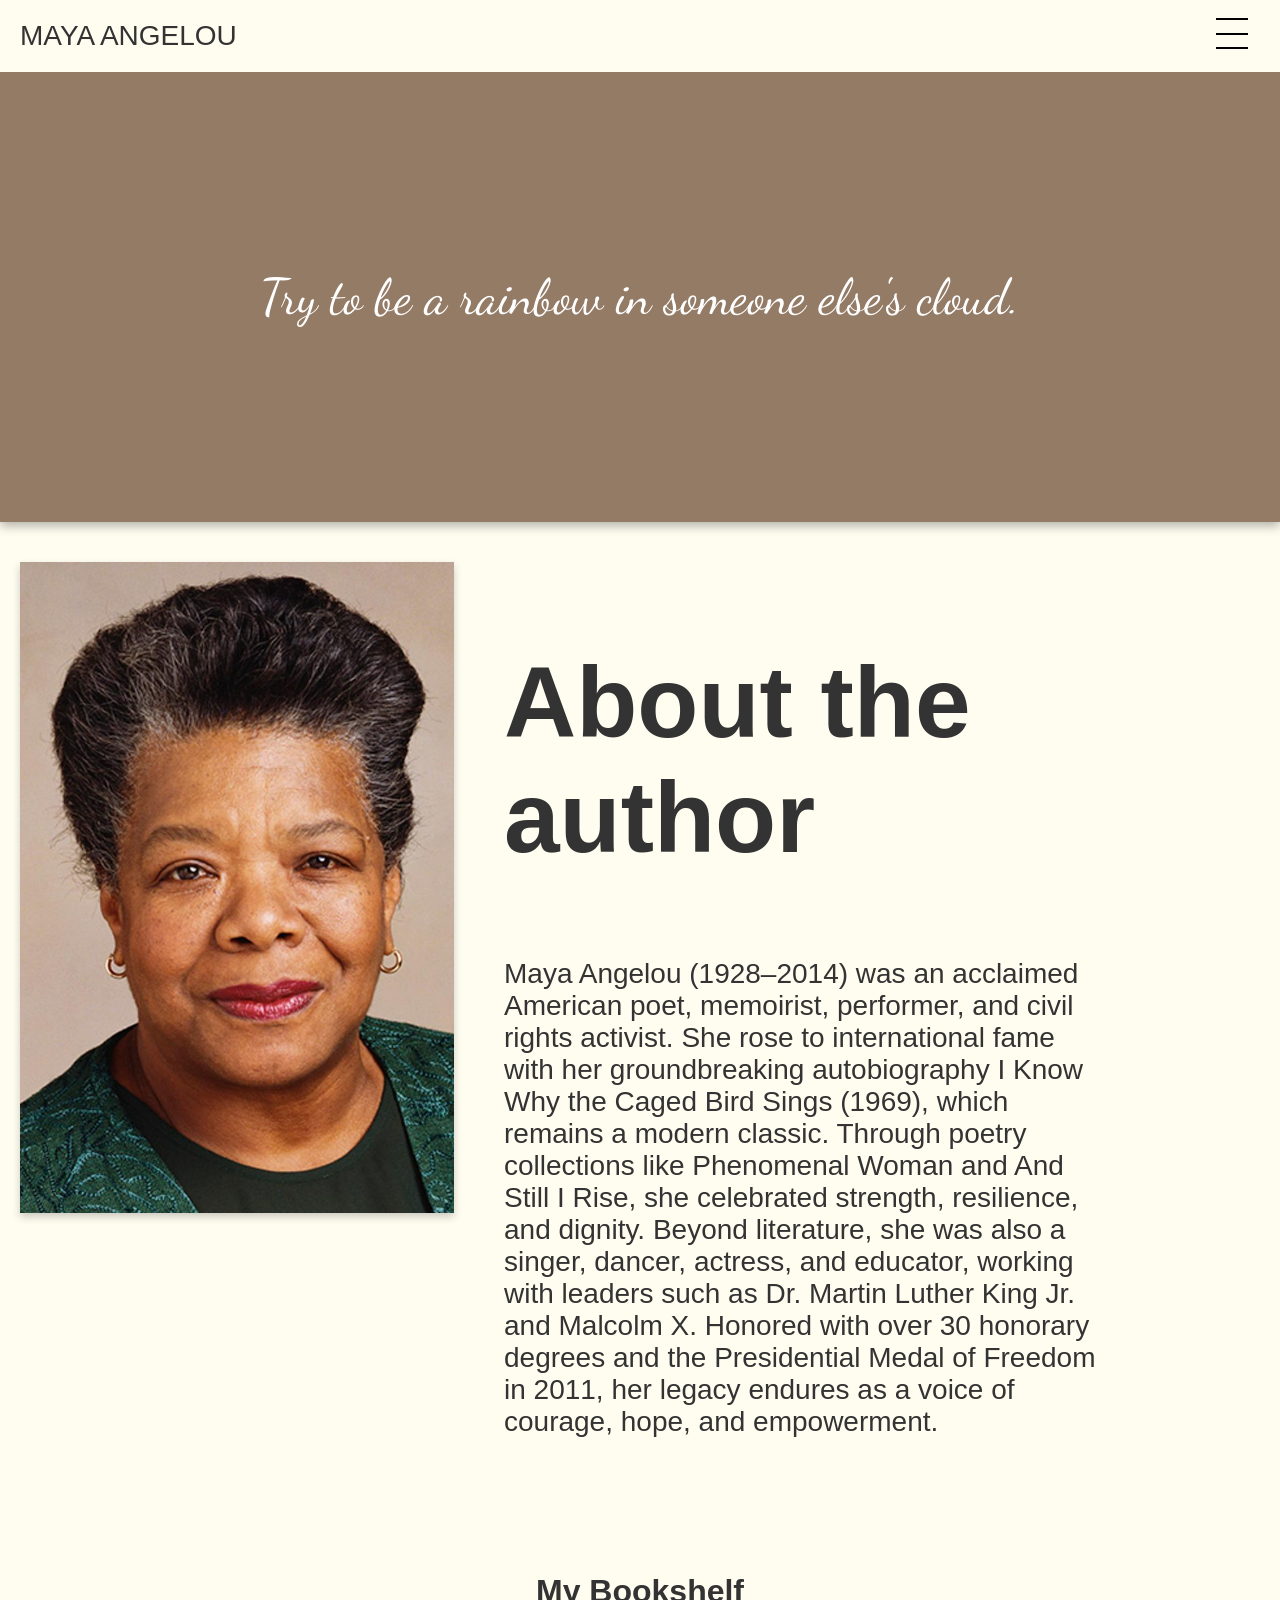
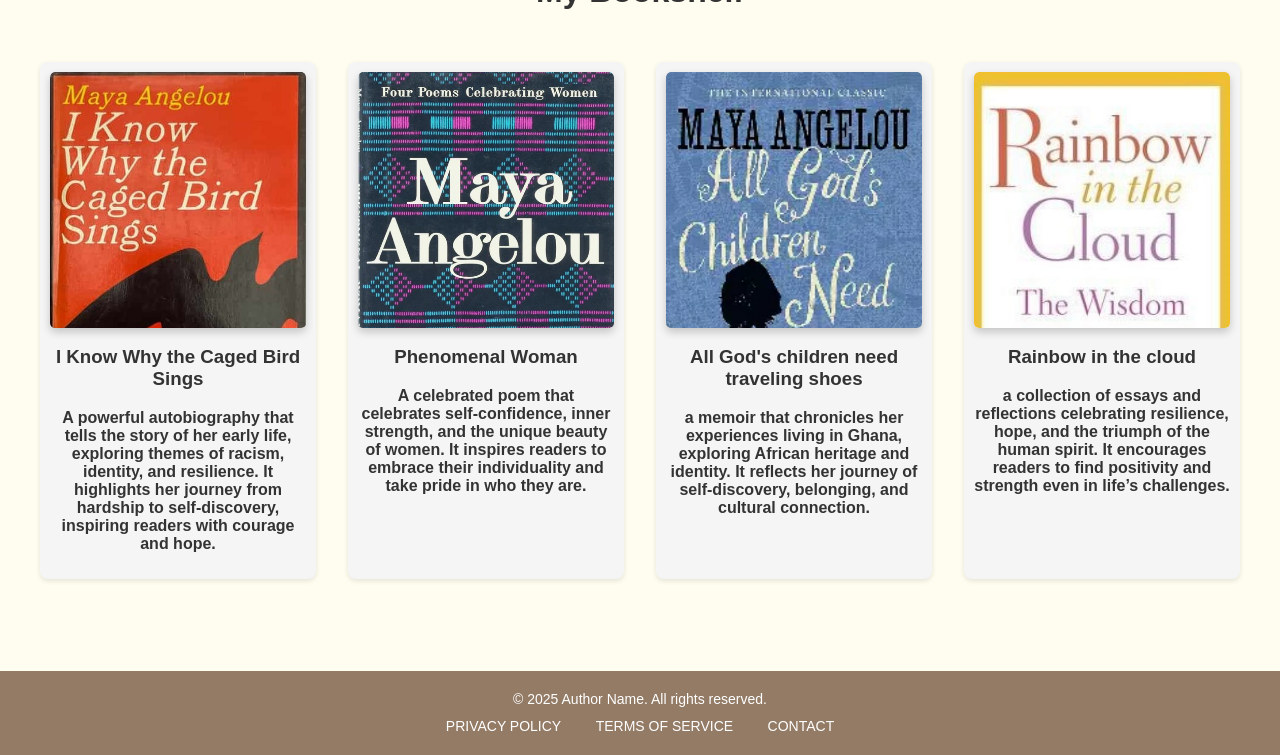
<file: index.html>
<!DOCTYPE html>
<html lang="en">
<head>
    <meta charset="UTF-8">
    <meta name="viewport" content="width=device-width, initial-scale=1.0">
    <title>MAYA ANGELOU</title>
    <link rel="stylesheet" href="styles.css">
      <link rel="preconnect" href="https://fonts.googleapis.com">
    <link rel="preconnect" href="https://fonts.gstatic.com" crossorigin>
    <link href="https://fonts.googleapis.com/css2?family=Dancing+Script:wght@400..700&display=swap" rel="stylesheet">
</head>
<body>
    <header class="header">
        <div class="logo">MAYA ANGELOU</div>
        <!-- MENU OVERLAY -->
<div class="overlay overlay-slide-left" id="overlay">
  <!-- MENU ITEMS -->
  <nav>
    <ul>
      <li id="nav-1" class="slide-out-1 center">
        <a href="#home" class="center">Home</a>
      </li>
      <li id="nav-2" class="slide-out-2 center">
        <a href="#about" class="center" style="color:#937B66">About</a>
      </li>
      <li id="nav-3" class="slide-out-3 center">
        <a href="./books.html" class="center">Books</a>
      </li>
      <li id="nav-4" class="slide-out-4 center">
        <a href="./contact.html" class="center" style="color:#937B66">Contact Me</a>
      </li>
    </ul>
  </nav>
</div>
<!-- HAMBURGER MENU -->
<div class="hamburger-menu" id="hamburger-menu">
  <div class="menu-bar1"></div>
  <div class="menu-bar2"></div>
  <div class="menu-bar3"></div>
</div>
    </header>

    <main class="main-content" >
        <div class="info-box">
            Try to be a rainbow in someone else's cloud.
        </div>
        <div class="content" id="about">
            <div class="image-container">
                <img src="./maya.jpg" alt="Placeholder image">
            </div>
            <div class="text-container">
                <h2>About the author</h2>
                <p>Maya Angelou (1928–2014) was an acclaimed American poet, memoirist, performer, and civil rights activist. She rose to international fame with her groundbreaking autobiography I Know Why the Caged Bird Sings (1969), which remains a modern classic. Through poetry collections like Phenomenal Woman and And Still I Rise, she celebrated strength, resilience, and dignity. Beyond literature, she was also a singer, dancer, actress, and educator, working with leaders such as Dr. Martin Luther King Jr. and Malcolm X. Honored with over 30 honorary degrees and the Presidential Medal of Freedom in 2011, her legacy endures as a voice of courage, hope, and empowerment.</p>
            </div>
        </div>
        
        <div class="books-container">
            <h2>My Bookshelf</h2>
             <section id="books" class="section books-section">
          <div class="container">
          <div class="books-grid">

            <!-- Book 1 -->
            <div class="book-item">
              <div class="book-cover">
                <a href="https://www.amazon.co.za/Know-Caged-Bird-Sings-internationally/dp/0349017069" target="_blank">
                    <img src="images/fp_i_know_why_the_caged_bird_sings_first_ed1.jpg" alt="I know why the caged bird sings first cover" class="front-page">
                    <img src="images/bp_i-know-why-the-caged-bird-sings-maya-angelou-1969-rare-books-presentation-rare-book.jpg" alt="I know why the caged bird sings first cover" class="back-page">
                </a>
              </div>
              <div class="book-description">
                <h3>I Know Why the Caged Bird Sings</h3>
                <p>A powerful autobiography that tells the story of her early life, exploring themes of racism, identity, and resilience. It highlights her journey from hardship to self-discovery, inspiring readers with courage and hope.</p>
              </div>
            </div>

            <!-- Book 2 -->
            <div class="book-item">
              <div class="book-cover">
                <a href="https://www.amazon.com/Phenomenal-Woman-Poems-Celebrating-Women/dp/0679439242" target="_blank">
                    <img src="images/fp_phenomenal_woman.jpg" alt="Phenomenal Woman front cover" class="front-page">
                    <img src="images/bp_phenomenal_woman.jpg" alt="Phenomenal Woman front cover" class="back-page">
                </a>
              </div>
              <div class="book-description">
                <h3>Phenomenal Woman</h3>
                <p>A celebrated poem that celebrates self-confidence, inner strength, and the unique beauty of women. It inspires readers to embrace their individuality and take pride in who they are.</p>
              </div>
            </div>

            <!-- Book 3 -->
            <div class="book-item">
              <div class="book-cover">
                <a href="https://www.amazon.com/Gods-Children-Need-Traveling-Shoes/dp/067973404X" target="_blank">
                    <img src="images/fp_all_gods_children_need_travelling_shoes.webp" alt="All God's children need traveling shoes cover" class="front-page">
                    <img src="images/bp_all_gods_children_need_trvelling_shoes.jpg" alt="All God's children need traveling shoes cover" class="back-page">
                </a>
              </div>
              <div class="book-description">
                <h3>All God's children need traveling shoes</h3>
                <p>a memoir that chronicles her experiences living in Ghana, exploring African heritage and identity. It reflects her journey of self-discovery, belonging, and cultural connection.</p>
              </div>
            </div>

            <!-- Book 4 -->
            <div class="book-item">
              <div class="book-cover">
                <a href="https://www.amazon.com/Rainbow-Cloud-Wisdom-Maya-Angelou/dp/0349006148">
                    <img src="images/fp_rainbow_in_the_cloud.jpg" alt="Rainbow in the cloud cover" class="front-page">
                    <img src="images/bp_rainbow_in_the_cloud.jpg" alt="Rainbow in the cloud cover" class="back-page">
                </a>
              </div>
              <div class="book-description">
                <h3>Rainbow in the cloud</h3>
                <p>a collection of essays and reflections celebrating resilience, hope, and the triumph of the human spirit. It encourages readers to find positivity and strength even in life’s challenges.</p>
              </div>
            </div>
          </div>
        </section>
        </div>
    </main>

    <footer class="site-footer">
        <div class="footer-content">
            <p>&copy; 2025 Author Name. All rights reserved.</p>
            <div class="footer-links">
                <a href="#privacy">Privacy Policy</a>
                <a href="#terms">Terms of Service</a>
                <a href="#contact">Contact</a>
            </div>
        </div>
    </footer>
    <script src="script.js"></script>
</body>
</html>
</file>
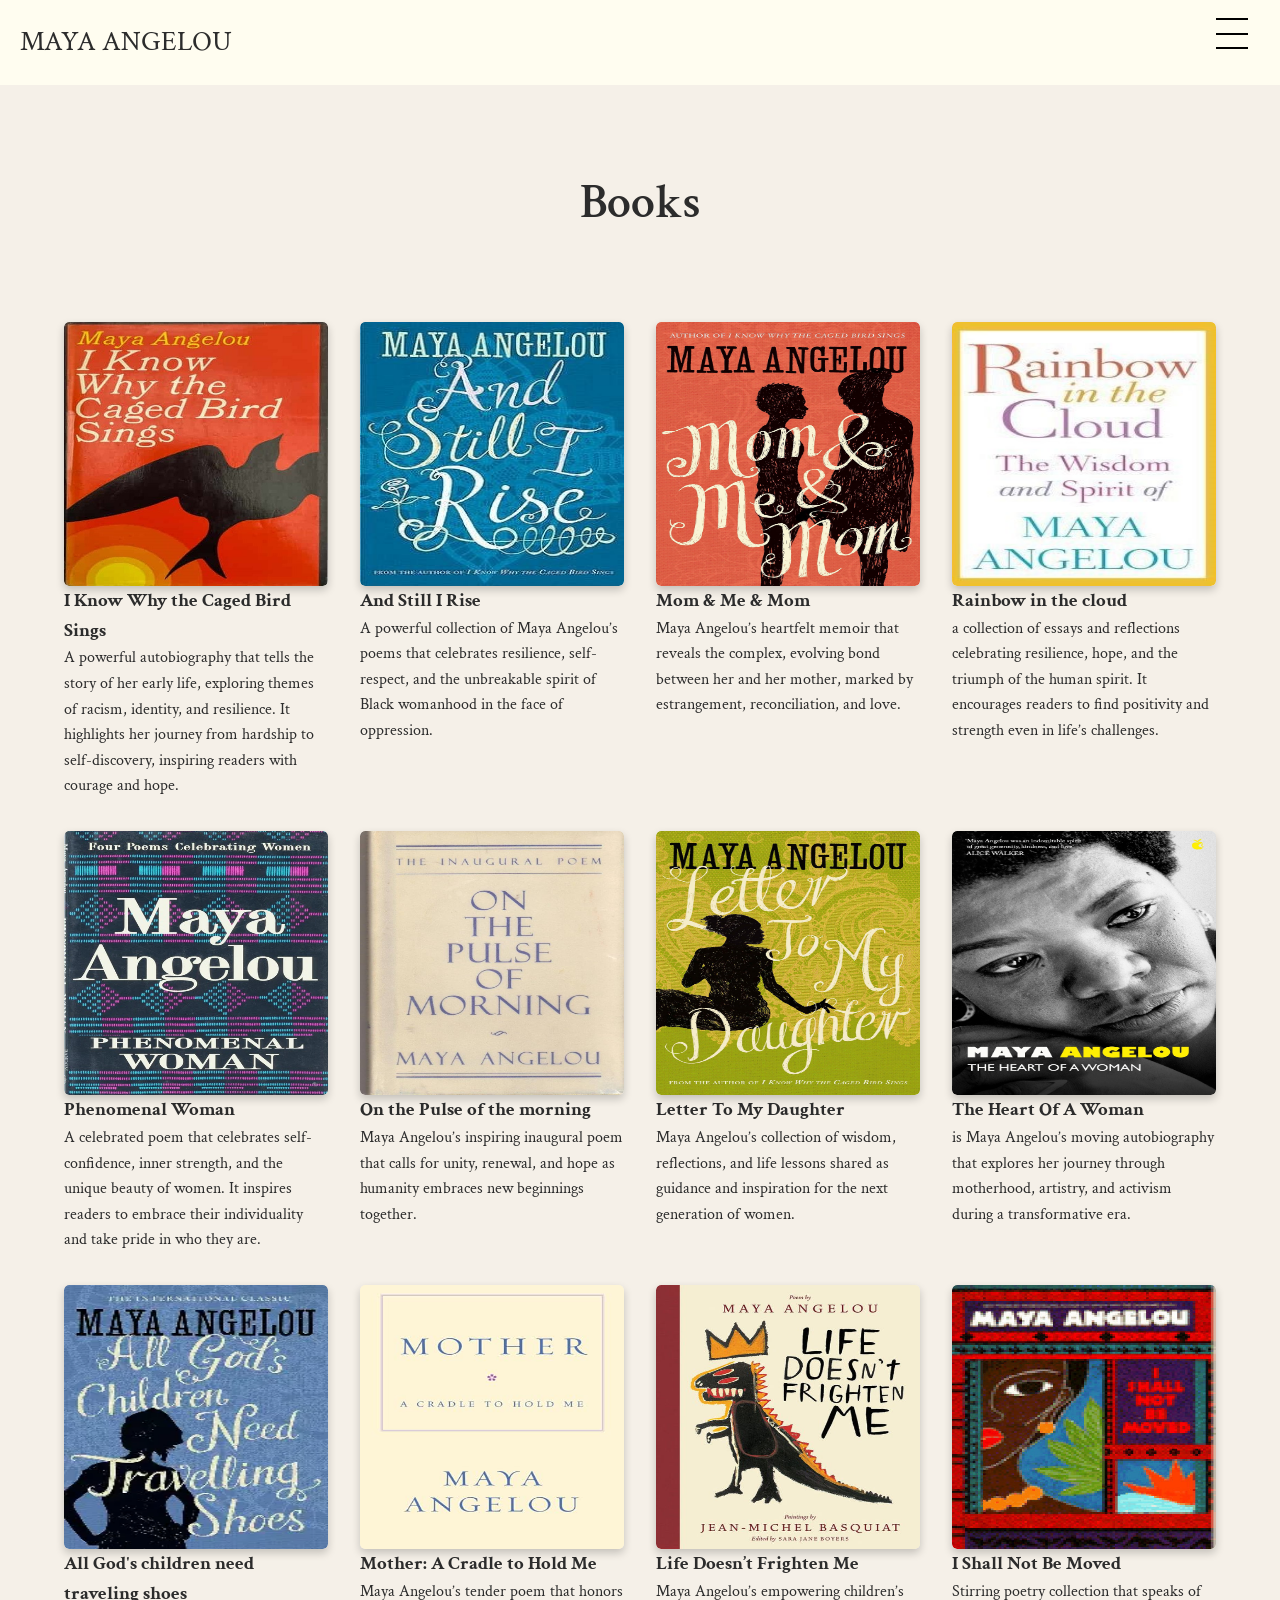
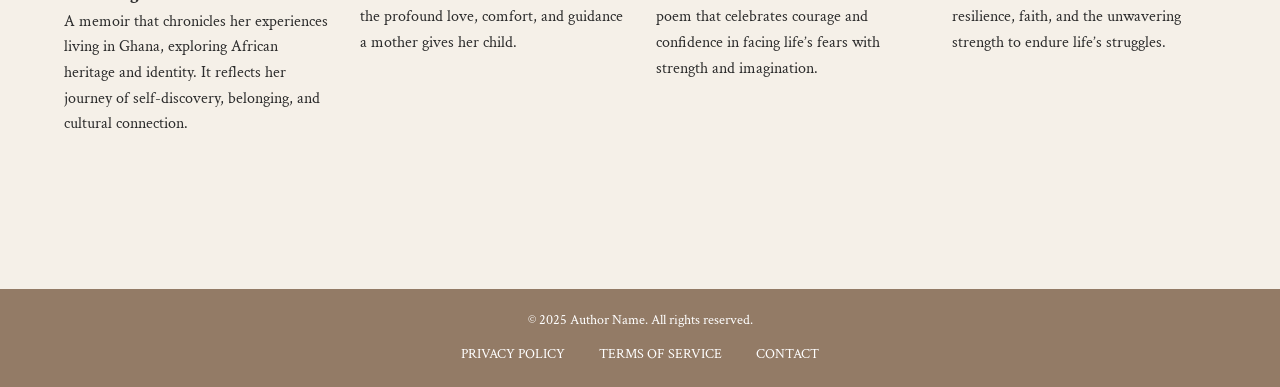
<file: books.html>
<!DOCTYPE html>
<html lang="en">
<head>
    <meta charset="UTF-8">
    <meta name="viewport" content="width=device-width, initial-scale=1.0">
    <title>Books Page</title>
    <link rel="stylesheet" href="books.css">
    
</head>
<body>
        <header class="header">
        <div class="logo">MAYA ANGELOU</div>
        <!-- MENU OVERLAY -->
<div class="overlay overlay-slide-left" id="overlay">
  <!-- MENU ITEMS -->
  <nav>
    <ul>
      <li id="nav-1" class="slide-out-1 center">
        <a href="./index.html" class="center">Home</a>
      </li>
      <li id="nav-2" class="slide-out-2 center">
        <a href="#about" class="center" style="color:#937B66">About</a>
      </li>
      <li id="nav-3" class="slide-out-3 center">
        <a href="./books.html" class="center">Books</a>
      </li>
      <li id="nav-4" class="slide-out-4 center">
        <a href="./contact.html" class="center" style="color:#937B66">Contact Me</a>
      </li>
    </ul>
  </nav>
</div>
<!-- HAMBURGER MENU -->
<div class="hamburger-menu" id="hamburger-menu">
  <div class="menu-bar1"></div>
  <div class="menu-bar2"></div>
  <div class="menu-bar3"></div>
</div>
    </header>
        <!-- Books Section -->

        <section id="books" class="section books-section">
          <div class="container">
          <h2 class="section-title">Books</h2>
          <div class="books-grid">

            <!-- Book 1 -->
            <div class="book-item">
              <div class="book-cover">
                <a href="https://www.amazon.co.za/Know-Why-Caged-Bird-Sings/dp/0345514408" target="_blank">
                    <img src="images/fp_i_know_why_the_caged_bird_sings_first_ed1.jpg" alt="I know why the caged bird sings first front cover" class="front-page">
                    <img src="images/bp_i-know-why-the-caged-bird-sings-maya-angelou-1969-rare-books-presentation-rare-book.jpg" alt="I know why the caged bird sings first back cover" class="back-page">
                </a>
              </div>
              <div class="book-description">
                <h3>I Know Why the Caged Bird Sings</h3>
                <p>A powerful autobiography that tells the story of her early life, exploring themes of racism, identity, and resilience. It highlights her journey from hardship to self-discovery, inspiring readers with courage and hope.</p>
              </div>
            </div>

            <!-- Book 2 -->
             <div class="book-item">
              <div class="book-cover">
                <a href="https://www.amazon.co.za/Still-Rise-Dr-Maya-Angelou/dp/0860687570" target="_blank">
                    <img src="images/fp_And_Still_I_Rise_Maya_Angelou.jpg" alt="And Still I Rise front page cover" class="front-page">
                    <img src="images/bp_And_Still_I_RIse_Maya_Angelou.jpg" alt="And Still I Rise back page cover" class="back-page">
                </a>
              </div>
              <div class="book-description">
                <h3>And Still I Rise</h3>
                <p>A powerful collection of Maya Angelou’s poems that celebrates resilience, self-respect, and the unbreakable spirit of Black womanhood in the face of oppression.</p>
              </div>
            </div>

            <!-- Book 3 -->
             <div class="book-item">
              <div class="book-cover">
                <a href="https://www.amazon.com/Mom-Me-ANGELOU-MAYA/dp/1844089150" target="_blank">
                    <img src="images/fp_mom_and_me_and_mom.jpg" alt="Mom & Me & Mom front cover" class="front-page">
                    <img src="images/bp_mom_and_me_and_mom.jpg" alt="Mom & Me & Mom back cover" class="back-page">
                </a>
              </div>
              <div class="book-description">
                <h3>Mom & Me & Mom</h3>
                <p>Maya Angelou’s heartfelt memoir that reveals the complex, evolving bond between her and her mother, marked by estrangement, reconciliation, and love.</p>
              </div>
            </div>

            <!-- Book 4 -->
            <div class="book-item">
              <div class="book-cover">
                <a href="https://www.amazon.com/Rainbow-Cloud-Wisdom-Spirit-Angelou/dp/0812996453" target="_blank">
                    <img src="images/fp_rainbow_in_the_cloud.jpg" alt="Rainbow in the cloud front cover" class="front-page">
                    <img src="images/bp_rainbow_in_the_cloud.jpg" alt="Rainbow in the cloud back cover" class="back-page">
                </a>
              </div>
              <div class="book-description">
                <h3>Rainbow in the cloud</h3>
                <p>a collection of essays and reflections celebrating resilience, hope, and the triumph of the human spirit. It encourages readers to find positivity and strength even in life’s challenges.</p>
              </div>
            </div>

            <!-- Book 5 -->
             <div class="book-item">
              <div class="book-cover">
                <a href="https://www.amazon.com/Phenomenal-Woman-Poems-Celebrating-Women/dp/0679439242" target="_blank">
                    <img src="images/fp_phenomenal_woman.jpg" alt="Phenomenal Woman front cover" class="front-page">
                    <img src="images/bp_phenomenal_woman.jpg" alt="Phenomenal Woman back cover" class="back-page">
                </a>
              </div>
              <div class="book-description">
                <h3>Phenomenal Woman</h3>
                <p>A celebrated poem that celebrates self-confidence, inner strength, and the unique beauty of women. It inspires readers to embrace their individuality and take pride in who they are.</p>
              </div>
            </div>

            <!-- Book 6 -->
              <div class="book-item">
              <div class="book-cover">
                <a href="https://www.amazon.com/Pulse-Morning-Maya-Angelou/dp/0679428941" target="_blank">
                    <img src="images/fp_On_the_Pulse_of_the_morning_Maya_angelou.jpg" alt="On the Pulse of the morning front cover" class="front-page">
                    <img src="images/bp_On_the_pulse_of_the_morning_maya_angelou.jpeg" alt="On the Pulse of the morning back cover" class="back-page">
                </a>
              </div>
              <div class="book-description">
                <h3>On the Pulse of the morning</h3>
                <p>Maya Angelou’s inspiring inaugural poem that calls for unity, renewal, and hope as humanity embraces new beginnings together.</p>
              </div>
            </div>

            <!-- Book 7 -->
              <div class="book-item">
              <div class="book-cover">
                <a href="https://www.amazon.co.za/Letter-My-Daughter-Maya-Angelou/dp/1844086119" target="_blank">
                    <img src="images/fp_letter_to_my_daughter_maya_ngelou.jpg" alt="Letter To My Daughter front cover" class="front-page">
                    <img src="images/bp_letter_to_my_daughter_maya_angelou.jpeg" alt="Letter To My Daughter back cover" class="back-page">
                </a>
              </div>
              <div class="book-description">
                <h3>Letter To My Daughter</h3>
                <p>Maya Angelou’s collection of wisdom, reflections, and life lessons shared as guidance and inspiration for the next generation of women.</p>
              </div>
            </div>

            <!-- Book 8 -->
              <div class="book-item">
              <div class="book-cover">
                <a href="https://www.amazon.co.za/Heart-Woman-Maya-Angelou/dp/0812980328" target="_blank">
                    <img src="images/fp_the_heart_of_a_woman_maya_angelou.webp" alt="The Heart Of A Woman front cover" class="front-page">
                    <img src="images/bp_the_heart_of_a_woman_maya_angelou.jpeg" alt="The Heart Of A Woman back cover" class="back-page">
                </a>
              </div>
              <div class="book-description">
                <h3>The Heart Of A Woman</h3>
                <p>is Maya Angelou’s moving autobiography that explores her journey through motherhood, artistry, and activism during a transformative era.</p>
              </div>
            </div>

            <!-- Book 9 -->
             <div class="book-item">
              <div class="book-cover">
                <a href="https://www.amazon.com/Gods-Children-Need-Travelling-Shoes/dp/1844085058" target="_blank">
                    <img src="images/fp_all_gods_children_need_travelling_shoes.webp" alt="All God's children need traveling shoes front cover" class="front-page">
                    <img src="images/bp_all_gods_children_need_trvelling_shoes.jpg" alt="All God's children need traveling shoes back cover" class="back-page">
                </a>
              </div>
              <div class="book-description">
                <h3>All God's children need traveling shoes</h3>
                <p>A memoir that chronicles her experiences living in Ghana, exploring African heritage and identity. It reflects her journey of self-discovery, belonging, and cultural connection.</p>
              </div>
            </div>

            <!-- Book 10 -->
            <div class="book-item">
              <div class="book-cover">
                <a href="https://www.amazon.co.za/Mother-Cradle-Hold-Maya-Angelou/dp/1400066018" target="_blank">
                    <img src="images/fp_a_cradle_to_hold_me.jpg" alt="Mother: A Cradle to Hold Me front cover" class="front-page">
                    <img src="images/bp_a_cradle_to_hold_me.jpeg" alt="Mother: A Cradle to Hold Me back cover" class="back-page">
                </a>
              </div>
              <div class="book-description">
                <h3>Mother: A Cradle to Hold Me</h3>
                <p>Maya Angelou’s tender poem that honors the profound love, comfort, and guidance a mother gives her child.</p>
              </div>
            </div>

            <!-- Book 11 -->
            <div class="book-item">
              <div class="book-cover">
                <a href="https://www.amazon.co.za/Life-Doesnt-Frighten-Me-Picture/dp/1419727486" target="_blank">
                    <img src="images/fp_life_doesn't_frighten_me.jpg" alt="Life Doesn’t Frighten Me front cover" class="front-page">
                    <img src="images/bp_life_doesn't_frighten_me.jpg" alt="Life Doesn’t Frighten Me back cover" class="back-page">
                </a>
              </div>
              <div class="book-description">
                <h3>Life Doesn’t Frighten Me</h3>
                <p>Maya Angelou’s empowering children’s poem that celebrates courage and confidence in facing life’s fears with strength and imagination.</p>
              </div>
            </div>

            <!-- Book 12 -->
            <div class="book-item">
              <div class="book-cover">
                <a href="https://www.amazon.co.za/I-Shall-Not-Be-Moved/dp/0553354582" target="_blank">
                    <img src="images/fp_I_shall_not_be_moved.jpg" alt="I Shall Not Be Moved front cover" class="front-page">
                    <img src="images/bp_I_shall_not_be_moved.png" alt="I Shall Not Be Moved back cover" class="back-page">
                </a>
              </div>
              <div class="book-description">
                <h3>I Shall Not Be Moved</h3>
                <p>Stirring poetry collection that speaks of resilience, faith, and the unwavering strength to endure life’s struggles.</p>
              </div>
            </div>


          </div>
        </section>
  <script src="script.js"></script>

   <footer class="site-footer">
        <div class="footer-content">
            <p>&copy; 2025 Author Name. All rights reserved.</p>
            <div class="footer-links">
                <a href="#privacy">Privacy Policy</a>
                <a href="#terms">Terms of Service</a>
                <a href="#contact">Contact</a>
            </div>
        </div>
    </footer>

</body>
</html>
</file>
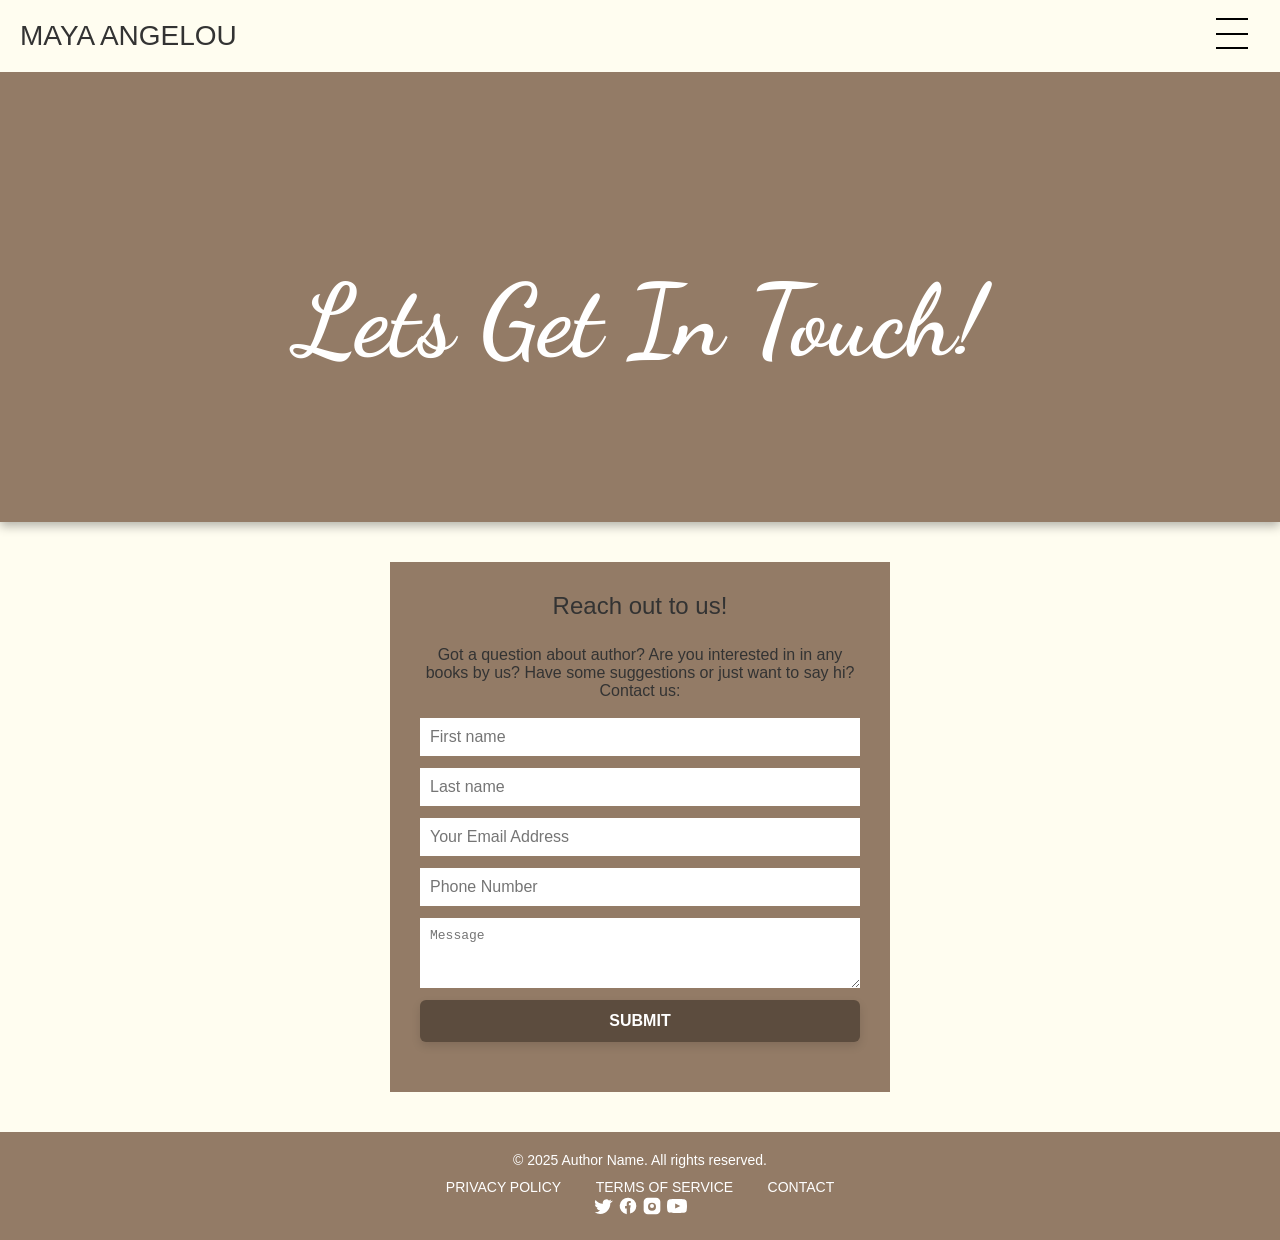
<file: contact.html>
<!DOCTYPE html>
<html lang="en">
<head>
    <meta charset="UTF-8">
    <meta name="viewport" content="width=device-width, initial-scale=1.0">
    <title>Contact Page</title>
    <link rel="stylesheet" href="contact.css">
      <link rel="preconnect" href="https://fonts.googleapis.com">
    <link rel="preconnect" href="https://fonts.gstatic.com" crossorigin>
    <link href="https://fonts.googleapis.com/css2?family=Dancing+Script:wght@400..700&display=swap" rel="stylesheet">
</head>
<body>
    <header class="header">
        <div class="logo">MAYA ANGELOU</div>
        <!-- MENU OVERLAY -->
<div class="overlay overlay-slide-left" id="overlay">
  <!-- MENU ITEMS -->
  <nav>
    <ul>
      <li id="nav-1" class="slide-out-1 center">
        <a href="./index.html" class="center">Home</a>
      </li>
      <li id="nav-2" class="slide-out-2 center">
        <a href="#about" class="center" style="color:#937B66">About</a>
      </li>
      <li id="nav-3" class="slide-out-3 center">
        <a href="#skills" class="center">Books</a>
      </li>
      <li id="nav-4" class="slide-out-4 center">
        <a href="#projects" class="center" style="color:#937B66">Contact Me</a>
      </li>
    </ul>
  </nav>
</div>
<!-- HAMBURGER MENU -->
<div class="hamburger-menu" id="hamburger-menu">
  <div class="menu-bar1"></div>
  <div class="menu-bar2"></div>
  <div class="menu-bar3"></div>
</div>
    </header>
 <header class="main-header">
        <div class="info-box">
            <h1>Lets Get In Touch!</h1>
        </div>
    </header>
    <main class="contact-main">
        <section class="contact-left">
            <h2>Reach out to us!</h2>
            <p>
                Got a question about author? Are you interested in in any books by us? Have some suggestions or just want to say hi? Contact us:
            </p>
            <form id="contactForm" class="contact-form" method="POST" action="https://formspree.io/f/xnnbwkeo" novalidate>
                <input type="text" name="firstName" placeholder="First name" required>
                <input type="text" name="lastName" placeholder="Last name" required>
                <input type="email" name="email" placeholder="Your Email Address" required>
                <input type="tel" name="phone" placeholder="Phone Number">
                <textarea name="message" placeholder="Message" required></textarea>

                <!-- optional subject for Formspree -->
                <input type="hidden" name="_subject" value="New contact form submission">

                <button type="submit">SUBMIT</button>
                <div id="form-status" aria-live="polite" style="margin-top:8px;"></div>
            </form>
        </section>
    </main>
    <footer class="main-footer">
        <footer class="site-footer">
    <div class="footer-content">
        <p>&copy; 2025 Author Name. All rights reserved.</p>
        <div class="footer-links">
            <a href="#privacy">Privacy Policy</a>
            <a href="#terms">Terms of Service</a>
            <a href="#contact">Contact</a>
        </div>
        <div class="social-links" aria-label="Social media links">
          <a class="social-btn" href="https://x.com/DrMayaAngelou?utm_source=March+2023+newsletter&utm_medium=blog&utm_campaign=D… target="_blank" rel="noopener noreferrer" aria-label="Twitter">
            <!-- Twitter -->
            <svg width="20" height="20" viewBox="0 0 24 24" fill="currentColor" aria-hidden="true">
              <path d="M22.46 6c-.77.35-1.6.58-2.46.69a4.3 4.3 0 001.88-2.37 8.6 8.6 0 01-2.72 1.04 4.28 4.28 0 00-7.3 3.9A12.14 12.14 0 013 4.8a4.28 4.28 0 001.33 5.71 4.24 4.24 0 01-1.94-.54v.05a4.28 4.28 0 003.43 4.2c-.43.12-.9.16-1.37.06a4.28 4.28 0 003.99 2.97A8.59 8.59 0 012 19.54a12.12 12.12 0 006.56 1.92c7.88 0 12.2-6.53 12.2-12.2v-.56A8.65 8.65 0 0024 5.5a8.4 8.4 0 01-2.54.7z"/>
            </svg>
          </a>
 
          <a class="social-btn" href="https://www.facebook.com/share/1GUmBhCQ6v" target="_blank" rel="noopener noreferrer" aria-label="Facebook">
            <!-- Facebook -->
            <svg width="20" height="20" viewBox="0 0 24 24" fill="currentColor" aria-hidden="true">
              <path d="M22 12a10 10 0 10-11.5 9.9v-7H8.5v-2.9h2V9.2c0-2 1.2-3.1 3-3.1.9 0 1.8.16 1.8.16v2h-1c-1 0-1.3.62-1.3 1.3v1.5h2.2l-.35 2.9H14.5v7A10 10 0 0022 12z"/>
            </svg>
          </a>
 
          <a class="social-btn" href="https://www.instagram.com/drmayaangelou?igsh=aTV0NnJzdTk5a3Zs" target="_blank" rel="noopener noreferrer" aria-label="Instagram">
            <!-- Instagram -->
            <svg width="20" height="20" viewBox="0 0 24 24" fill="currentColor" aria-hidden="true">
              <path d="M7 2h10a5 5 0 015 5v10a5 5 0 01-5 5H7a5 5 0 01-5-5V7a5 5 0 015-5zm5 6.2A4.8 4.8 0 1016.8 13 4.8 4.8 0 0012 8.2zm6.4-3.6a1.2 1.2 0 11-1.2 1.2 1.2 1.2 0 011.2-1.2zM12 9.6A2.4 2.4 0 1112 14.4 2.4 2.4 0 0112 9.6z"/>
            </svg>
          </a>
 
          <a class="social-btn" href="https://www.youtube.com/channel/UCowCXhKPULDkFiec3Blckzg?ybp=-gEORHIuIEFuZ2Vsb3UgOTU%253D" target="_blank" rel="noopener noreferrer" aria-label="YouTube">
            <!-- YouTube -->
            <svg width="20" height="20" viewBox="0 0 24 24" fill="currentColor" aria-hidden="true">
              <path d="M23.5 6.2a3 3 0 00-2.1-2.12C19.7 3.5 12 3.5 12 3.5s-7.7 0-9.4.58A3 3 0 00.5 6.2 31.4 31.4 0 000 12a31.4 31.4 0 00.5 5.8 3 3 0 002.1 2.12C4.3 20.5 12 20.5 12 20.5s7.7 0 9.4-.58a3 3 0 002.1-2.12A31.4 31.4 0 0024 12a31.4 31.4 0 00-.5-5.8zM9.8 15.1V8.9l6.2 3.1-6.2 3.1z"/>
            </svg>
          </a>
    </footer>
    <script src="contact.js"></script>
</body>
</html>
</file>
<file: styles.css>
/* General improvements for better mobile display */
body {
    background-color: #FFFDF0;
    font-family: Arial, sans-serif;
    margin: 0;
    padding: 0; /* Remove fixed padding to allow for a full-width design */
    color: #333;
    /* Remove position: relative from body as it's not needed for the updated layout */
}

/* Header for positioning author and burger menu */
.header {
    display: flex;
    justify-content: space-between; /* Pushes items to opposite ends */
    align-items: center;
    padding: 20px;
    position: sticky; /* Keeps the header at the top when scrolling */
    top: 0;
    z-index: 500;
    background-color: #FFFDF0;
}

/* Update author and burger menu to work with the new flex header */
.author {
    font-size: 20px;
    font-weight: bold;
    text-transform: uppercase;
    line-height: 25px;
}

.logo {
    font-size: 28px;
}

a:link,
a:visited {
  color: #fff;
  text-decoration: none;
  text-transform: uppercase;
  transition: all 0.3s;
}

/* HELPER CLASSES */
.center {
  display: flex;
  align-items: center;
  justify-content: center;
}

/***********************/
/* NAVIGATION MENU */
/***********************/

/* OVERLAY */
.overlay {
  z-index: 9;
  position: fixed;
  top: 0;
  left: 0;
  width: 100%;
  height: 100vh;
  height: 100svh;
  background-color: rgba(0, 0, 0, 0.7);
}

.overlay-slide-right {
  transition: all 0.4s ease-in-out;
  transform: translateX(0);
}

.overlay-slide-left {
  transition: all 0.8s ease-in-out;
  transform: translateX(-100%);
}

/* NAV MENU ITEMS */
nav ul {
  height: 100vh;
  height: 100svh;
  list-style: none;
}

nav ul li {
  height: 20%;
}

nav li:nth-of-type(1) {
  background-color: #937B66;
}

nav li:nth-of-type(2) {
  background-color: #FFFDF0;
}

nav li:nth-of-type(3) {
  background-color: #937B66;
}

nav li:nth-of-type(4) {
  background-color: #FFFDF0;
}


nav li a {
  letter-spacing: 0.4rem;
  font-size: 2rem;
}

nav li a:hover,
nav li a:active {
  transform: scale(1.2);
}

/***********************/
/* NAV SLIDE IN ANIMATION */
/***********************/

.slide-in-1 {
  animation: slide-in 0.4s linear 0.2s both;
}

.slide-in-2 {
  animation: slide-in 0.4s linear 0.4s both;
}

.slide-in-3 {
  animation: slide-in 0.4s linear 0.6s both;
}

.slide-in-4 {
  animation: slide-in 0.4s linear 0.8s both;
}

.slide-in-5 {
  animation: slide-in 0.4s linear 1s both;
}

@keyframes slide-in {
  from {
    transform: translateX(-100%);
  }
  to {
    transform: translateX(0);
  }
}

/***********************/
/* NAV SLIDE OUT ANIMATION */
/***********************/

.slide-out-1 {
  animation: slide-out 0.3s linear 0.5s both;
}

.slide-out-2 {
  animation: slide-out 0.3s linear 0.4s both;
}

.slide-out-3 {
  animation: slide-out 0.3s linear 0.3s both;
}

.slide-out-4 {
  animation: slide-out 0.3s linear 0.2s both;
}

.slide-out-5 {
  animation: slide-out 0.3s linear 0.1s both;
}

@keyframes slide-out {
  from {
    transform: translateX(0);
  }
  to {
    transform: translateX(-100%);
  }
}

/***********************/
/* HAMBURGER MENU ANIMATION */
/***********************/

.hamburger-menu {
  position: fixed;
  top: 5px;
  right: 2rem;
  z-index: 10;
  cursor: pointer;
}

.menu-bar1,
.menu-bar2,
.menu-bar3 {
  width: 2rem;
  height: 2px;
  background-color: black;
  margin: 0.8rem 0;
  transition: 0.4s;
}

.menu-bar2 {
  width: 2rem;
  margin-left: auto;
}

/* ROTATE FIRST BAR */
.active .menu-bar1 {
  transform: rotate(-45deg) translate(-0.7rem, 0.8rem);
}

/* FADE OUT SECOND BAR */
.active .menu-bar2 {
  opacity: 0;
}

/* ROTATE LAST BAR */
.active .menu-bar3 {
  transform: rotate(45deg) translate(-0.6rem, -0.8rem);
}



/**************************/
/* MED


/* The info box needs to be part of the flow now */
.info-box {
    width: 100%;
    height: 50vh;
    background-color: #937B66;
    color: white;
    display: flex;
    align-items: center;
    justify-content: center;
    font-size: 50px;
    box-sizing: border-box;
    padding: 20px;
    text-align: center;
    box-shadow: 0 4px 10px rgba(0, 0, 0, 0.3);
    margin: 0;
    /* Add this line with the imported font and a fallback */
    font-family: 'Dancing Script', cursive;
}

/* Media Query for smaller screens */
@media (max-width: 600px) {
    .author {
        font-size: 16px;
    }

    .info-box {
        width: 95%; /* Make it slightly wider on small screens */
    }
}

        .nav-menu {
    position: fixed;
    top: 0;
    right: -250px; /* This hides the menu off-screen to the right */
    width: 250px;
    height: 100%;
    background-color: #555;
    padding-top: 60px;
    transition: right 0.3s ease;
    z-index: 1000; /* Ensure it's on top of other content */
    display: flex;
    flex-direction: column;
}

.nav-menu.active {
    right: 0; /* Slide the menu into view */
}

.nav-menu a {
    color: #FFFDF0;
    padding: 15px 25px;
    text-decoration: none;
    font-size: 1.2em;
    border-bottom: 1px solid #777;
}

.nav-menu a:hover {
    background-color: #777;
}

/* Update the main content container to use Flexbox */
.content {
    display: flex; /* Makes the content a flex container */
    justify-content: center; /* Horizontally centers the items */
    align-items: flex-start; /* Aligns items to the top */
    padding: 20px;
    margin-top: 20px;

}

.image-container {
    width: 35%; /* Image takes up 45% of the container's width */
    margin-right: 50px; /* Space between the image and the text */
    overflow: hidden;
    box-shadow: 0 4px 8px rgba(0, 0, 0, 0.2);
}

.image-container img {
    width: 100%;
    height: 45%;
    object-fit: cover;
    display: block;
}

.text-container {
    flex: 1; /* This is the key: it makes the text take up all remaining space */
    margin-right: 150px;
}
.text-container h2 {
    font-size: 100px;
}

.text-container p {
    font-size: 28px;
}

/* Add a media query to stack content vertically on smaller screens */
@media (max-width: 768px) {
    .content {
        flex-direction: column; /* Stacks items vertically on smaller screens */
        align-items: center;
    }
    .image-container {
        width: 90%; /* Image takes more width on smaller screens */
        margin-right: 0;
        margin-bottom: 20px;
    }
}

/* Styling for the books section */
.books-container {
    max-width: 1200px;
    margin: 40px auto; /* Centers the container and adds vertical spacing */
    padding: 20px;
    text-align: center;
}

.books-container h2 {
    font-size: 2em;
    color: #333;
    margin-bottom: 20px;
}

/* Creating the grid for the books */
.book-grid {
    display: grid;
    grid-template-columns: repeat(auto-fit, minmax(200px, 1fr)); /* Creates a responsive grid that fits as many columns as possible */
    gap: 20px; /* Space between the grid items */
    justify-items: center;
}

.book-item {
    display: flex;
    flex-direction: column;
    align-items: center;
    text-align: center;
    background-color: #f5f5f5;
    padding: 10px;
    border-radius: 8px;
    box-shadow: 0 2px 5px rgba(0, 0, 0, 0.1);
}

.book-item img {
    width: 100%;
    height: auto;
}

.book-item p {
    margin-top: 10px;
    font-size: 16px;
    font-weight: bold;
}

/* Styling for the footer */
.site-footer {
    background-color: #937B66;
    color: #fff;
    padding: 20px;
    text-align: center;
    margin-top: 40px; /* Adds space above the footer */
}

.footer-content {
    max-width: 1200px;
    margin: 0 auto;
}

.site-footer p {
    margin: 0;
    font-size: 14px;
}

.footer-links {
    margin-top: 10px;
}

.footer-links a {
    color: #fff;
    text-decoration: none;
    margin: 0 15px;
    font-size: 14px;
}

.footer-links a:hover {
    text-decoration: underline;
}

/* Books Section */

.book-cover {
  position: relative; 
  width: 100%;
  aspect-ratio: 1;
  overflow: hidden;
  border-radius: 5px;
  box-shadow: 0 4px 8px rgba(0,0,0,0.2);
}

.books-grid {
  display: grid;
  grid-template-columns: repeat(4, 1fr);
  gap: 2rem;
  padding: 2rem 0;
}


.front-page,
.back-page {
  position: absolute;
  top: 0;
  left: 0;
  height: 100%;
  /* object-fit: cover; */
  transition: all 0.6s ease;
  border-radius: 5px;
}

/* Default: show front fully */
.front-page {
  width: 100%;
  z-index: 2;
}

/* Hide back */
.back-page {
  width: 0;
  z-index: 1;
}

/* On hover → split view */
.book-item:hover .front-page {
  width: 50%;
}

.book-item:hover .back-page {
  width: 50%;
  left: 50%;
}

/* Book section Home */

.book-coverHome {
    width: 100%;
    aspect-ratio: 1;
    overflow: hidden;
    border-radius: 5px;
    /* box-shadow: 0 4px 8px rgba(0,0,0,0.2); */
}

.books-gridHome {
    display: grid;
    grid-template-columns: repeat(4, 1fr);
    gap: 2rem;
    padding: 2rem 0;
}
</file>
<file: books.css>
@import url('https://fonts.googleapis.com/css2?family=Crimson+Text:ital,wght@0,400;0,600;1,400&display=swap');

/* Root variables */
:root {
    --primary-bg: #f5f0e8;
    --secondary-bg: #f8f4ec;
    --white-bg: #ffffff;
    --primary-text: #2c2c2c;
    --secondary-text: #4a4a4a;
    --muted-text: #666666;
    --border-color: #e8dcc6;
    --shadow: 0 4px 6px rgba(0, 0, 0, 0.1);
    --shadow-lg: 0 10px 25px rgba(0, 0, 0, 0.15);
    --transition: all 0.3s ease;
}

/* Base styles */
* {
    margin: 0;
    padding: 0;
    box-sizing: border-box;
}

body {
    font-family: 'Crimson Text', serif;
    background-color: var(--primary-bg);
    color: var(--primary-text);
    line-height: 1.6;
    scroll-behavior: smooth;
}

/* Container */
.container {
    max-width: 1200px;
    margin: 0 auto;
    padding: 0 24px;
}

/* Section */
.section {
    min-height: 100vh;
    padding: 80px 0;
}

.section-title {
    font-size: 3rem;
    font-weight: 600;
    color: var(--primary-text);
    margin-bottom: 48px;
    text-align: center;
    font-family: 'Crimson Text', serif;
}


/* Books Section */

.book-cover {
  position: relative; 
  width: 100%;
  aspect-ratio: 1;
  overflow: hidden;
  border-radius: 5px;
  box-shadow: 0 4px 8px rgba(0,0,0,0.2);
}

.books-grid {
  display: grid;
  grid-template-columns: repeat(4, 1fr);
  gap: 2rem;
  padding: 2rem 0;
}


.front-page,
.back-page {
  position: absolute;
  top: 0;
  left: 0;
  height: 100%;
  /* object-fit: cover; */
  transition: all 0.6s ease;
  border-radius: 5px;
}

/* Default: show front fully */
.front-page {
  width: 100%;
  z-index: 2;
}

/* Hide back */
.back-page {
  width: 0;
  z-index: 1;
}

/* On hover → split view */
.book-item:hover .front-page {
  width: 50%;
}

.book-item:hover .back-page {
  width: 50%;
  left: 50%;
}

/* Book section Home */

.book-coverHome {
    width: 100%;
    aspect-ratio: 1;
    overflow: hidden;
    border-radius: 5px;
    /* box-shadow: 0 4px 8px rgba(0,0,0,0.2); */
}

.books-gridHome {
    display: grid;
    grid-template-columns: repeat(4, 1fr);
    gap: 2rem;
    padding: 2rem 0;
}

/* Header for positioning author and burger menu */
.header {
    display: flex;
    justify-content: space-between; /* Pushes items to opposite ends */
    align-items: center;
    padding: 20px;
    position: sticky; /* Keeps the header at the top when scrolling */
    top: 0;
    z-index: 500;
    background-color: #FFFDF0;
}

/* Update author and burger menu to work with the new flex header */
.author {
    font-size: 20px;
    font-weight: bold;
    text-transform: uppercase;
    line-height: 25px;
}

.logo {
    font-size: 28px;
}

a:link,
a:visited {
  color: #fff;
  text-decoration: none;
  text-transform: uppercase;
  transition: all 0.3s;
}

/* HELPER CLASSES */
.center {
  display: flex;
  align-items: center;
  justify-content: center;
}

/***********************/
/* NAVIGATION MENU */
/***********************/

/* OVERLAY */
.overlay {
  z-index: 9;
  position: fixed;
  top: 0;
  left: 0;
  width: 100%;
  height: 100vh;
  height: 100svh;
  background-color: rgba(0, 0, 0, 0.7);
}

.overlay-slide-right {
  transition: all 0.4s ease-in-out;
  transform: translateX(0);
}

.overlay-slide-left {
  transition: all 0.8s ease-in-out;
  transform: translateX(-100%);
}

/* NAV MENU ITEMS */
nav ul {
  height: 100vh;
  height: 100svh;
  list-style: none;
}

nav ul li {
  height: 20%;
}

nav li:nth-of-type(1) {
  background-color: #937B66;
}

nav li:nth-of-type(2) {
  background-color: #FFFDF0;
}

nav li:nth-of-type(3) {
  background-color: #937B66;
}

nav li:nth-of-type(4) {
  background-color: #FFFDF0;
}


nav li a {
  letter-spacing: 0.4rem;
  font-size: 2rem;
}

nav li a:hover,
nav li a:active {
  transform: scale(1.2);
}

/***********************/
/* NAV SLIDE IN ANIMATION */
/***********************/

.slide-in-1 {
  animation: slide-in 0.4s linear 0.2s both;
}

.slide-in-2 {
  animation: slide-in 0.4s linear 0.4s both;
}

.slide-in-3 {
  animation: slide-in 0.4s linear 0.6s both;
}

.slide-in-4 {
  animation: slide-in 0.4s linear 0.8s both;
}

.slide-in-5 {
  animation: slide-in 0.4s linear 1s both;
}

@keyframes slide-in {
  from {
    transform: translateX(-100%);
  }
  to {
    transform: translateX(0);
  }
}

/***********************/
/* NAV SLIDE OUT ANIMATION */
/***********************/

.slide-out-1 {
  animation: slide-out 0.3s linear 0.5s both;
}

.slide-out-2 {
  animation: slide-out 0.3s linear 0.4s both;
}

.slide-out-3 {
  animation: slide-out 0.3s linear 0.3s both;
}

.slide-out-4 {
  animation: slide-out 0.3s linear 0.2s both;
}

.slide-out-5 {
  animation: slide-out 0.3s linear 0.1s both;
}

@keyframes slide-out {
  from {
    transform: translateX(0);
  }
  to {
    transform: translateX(-100%);
  }
}

/***********************/
/* HAMBURGER MENU ANIMATION */
/***********************/

.hamburger-menu {
  position: fixed;
  top: 5px;
  right: 2rem;
  z-index: 10;
  cursor: pointer;
}

.menu-bar1,
.menu-bar2,
.menu-bar3 {
  width: 2rem;
  height: 2px;
  background-color: black;
  margin: 0.8rem 0;
  transition: 0.4s;
}

.menu-bar2 {
  width: 2rem;
  margin-left: auto;
}

/* ROTATE FIRST BAR */
.active .menu-bar1 {
  transform: rotate(-45deg) translate(-0.7rem, 0.8rem);
}

/* FADE OUT SECOND BAR */
.active .menu-bar2 {
  opacity: 0;
}

/* ROTATE LAST BAR */
.active .menu-bar3 {
  transform: rotate(45deg) translate(-0.6rem, -0.8rem);
}

/* Styling for the footer */
.site-footer {
    background-color: #937B66;
    color: #fff;
    padding: 20px;
    text-align: center;
    margin-top: 40px; /* Adds space above the footer */
}

.footer-content {
    max-width: 1200px;
    margin: 0 auto;
}

.site-footer p {
    margin: 0;
    font-size: 14px;
}

.footer-links {
    margin-top: 10px;
}

.footer-links a {
    color: #fff;
    text-decoration: none;
    margin: 0 15px;
    font-size: 14px;
}

.footer-links a:hover {
    text-decoration: underline;
}
</file>
<file: contact.css>
/* General improvements for better mobile display */
body {
    background-color: #FFFDF0;
    font-family: Arial, sans-serif;
    margin: 0;
    padding: 0; /* Remove fixed padding to allow for a full-width design */
    color: #333;
    /* Remove position: relative from body as it's not needed for the updated layout */
}

/* Header for positioning author and burger menu */
.header {
    display: flex;
    justify-content: space-between; /* Pushes items to opposite ends */
    align-items: center;
    padding: 20px;
    position: sticky; /* Keeps the header at the top when scrolling */
    top: 0;
    z-index: 500;
    background-color: #FFFDF0;
}

/* Update author and burger menu to work with the new flex header */
.author {
    font-size: 20px;
    font-weight: bold;
    text-transform: uppercase;
    line-height: 25px;
}

.logo {
    font-size: 28px;
}

a:link,
a:visited {
  color: #fff;
  text-decoration: none;
  text-transform: uppercase;
  transition: all 0.3s;
}

/* HELPER CLASSES */
.center {
  display: flex;
  align-items: center;
  justify-content: center;
}

/***********************/
/* NAVIGATION MENU */
/***********************/

/* OVERLAY */
.overlay {
  z-index: 9;
  position: fixed;
  top: 0;
  left: 0;
  width: 100%;
  height: 100vh;
  height: 100svh;
  background-color: rgba(0, 0, 0, 0.7);
}

.overlay-slide-right {
  transition: all 0.4s ease-in-out;
  transform: translateX(0);
}

.overlay-slide-left {
  transition: all 0.8s ease-in-out;
  transform: translateX(-100%);
}

/* NAV MENU ITEMS */
nav ul {
  height: 100vh;
  height: 100svh;
  list-style: none;
}

nav ul li {
  height: 20%;
}

nav li:nth-of-type(1) {
  background-color: #937B66;
}

nav li:nth-of-type(2) {
  background-color: #FFFDF0;
}

nav li:nth-of-type(3) {
  background-color: #937B66;
}

nav li:nth-of-type(4) {
  background-color: #FFFDF0;
}


nav li a {
  letter-spacing: 0.4rem;
  font-size: 2rem;
}

nav li a:hover,
nav li a:active {
  transform: scale(1.2);
}

/***********************/
/* NAV SLIDE IN ANIMATION */
/***********************/

.slide-in-1 {
  animation: slide-in 0.4s linear 0.2s both;
}

.slide-in-2 {
  animation: slide-in 0.4s linear 0.4s both;
}

.slide-in-3 {
  animation: slide-in 0.4s linear 0.6s both;
}

.slide-in-4 {
  animation: slide-in 0.4s linear 0.8s both;
}

.slide-in-5 {
  animation: slide-in 0.4s linear 1s both;
}

@keyframes slide-in {
  from {
    transform: translateX(-100%);
  }
  to {
    transform: translateX(0);
  }
}

/***********************/
/* NAV SLIDE OUT ANIMATION */
/***********************/

.slide-out-1 {
  animation: slide-out 0.3s linear 0.5s both;
}

.slide-out-2 {
  animation: slide-out 0.3s linear 0.4s both;
}

.slide-out-3 {
  animation: slide-out 0.3s linear 0.3s both;
}

.slide-out-4 {
  animation: slide-out 0.3s linear 0.2s both;
}

.slide-out-5 {
  animation: slide-out 0.3s linear 0.1s both;
}

@keyframes slide-out {
  from {
    transform: translateX(0);
  }
  to {
    transform: translateX(-100%);
  }
}

/***********************/
/* HAMBURGER MENU ANIMATION */
/***********************/

.hamburger-menu {
  position: fixed;
  top: 5px;
  right: 2rem;
  z-index: 10;
  cursor: pointer;
}

.menu-bar1,
.menu-bar2,
.menu-bar3 {
  width: 2rem;
  height: 2px;
  background-color: black;
  margin: 0.8rem 0;
  transition: 0.4s;
}

.menu-bar2 {
  width: 2rem;
  margin-left: auto;
}

/* ROTATE FIRST BAR */
.active .menu-bar1 {
  transform: rotate(-45deg) translate(-0.7rem, 0.8rem);
}

/* FADE OUT SECOND BAR */
.active .menu-bar2 {
  opacity: 0;
}

/* ROTATE LAST BAR */
.active .menu-bar3 {
  transform: rotate(45deg) translate(-0.6rem, -0.8rem);
}



/**************************/
/* MED


/* The info box needs to be part of the flow now */
.info-box {
    width: 100%;
    height: 50vh;
    background-color: #937B66;
    color: white;
    display: flex;
    align-items: center;
    justify-content: center;
    font-size: 50px;
    box-sizing: border-box;
    padding: 20px;
    text-align: center;
    box-shadow: 0 4px 10px rgba(0, 0, 0, 0.3);
    margin: 0;
    /* Add this line with the imported font and a fallback */
    font-family: 'Dancing Script', cursive;
}

/* Media Query for smaller screens */
@media (max-width: 600px) {
    .author {
        font-size: 16px;
    }

    .info-box {
        width: 95%; /* Make it slightly wider on small screens */
    }
}

        .nav-menu {
    position: fixed;
    top: 0;
    right: -250px; /* This hides the menu off-screen to the right */
    width: 250px;
    height: 100%;
    background-color: #555;
    padding-top: 60px;
    transition: right 0.3s ease;
    z-index: 1000; /* Ensure it's on top of other content */
    display: flex;
    flex-direction: column;
}

.nav-menu.active {
    right: 0; /* Slide the menu into view */
}

.nav-menu a {
    color: #FFFDF0;
    padding: 15px 25px;
    text-decoration: none;
    font-size: 1.2em;
    border-bottom: 1px solid #777;
}

.nav-menu a:hover {
    background-color: #777;
}

/* Update the main content container to use Flexbox */
.content {
    display: flex; /* Makes the content a flex container */
    justify-content: center; /* Horizontally centers the items */
    align-items: flex-start; /* Aligns items to the top */
    padding: 20px;
    margin-top: 20px;

}

.image-container {
    width: 35%; /* Image takes up 45% of the container's width */
    margin-right: 50px; /* Space between the image and the text */
    overflow: hidden;
    box-shadow: 0 4px 8px rgba(0, 0, 0, 0.2);
}

.image-container img {
    width: 100%;
    height: 45%;
    object-fit: cover;
    display: block;
}

.text-container {
    flex: 1; /* This is the key: it makes the text take up all remaining space */
    margin-right: 150px;
}
.text-container h2 {
    font-size: 100px;
}

.text-container p {
    font-size: 28px;
}

/* Add a media query to stack content vertically on smaller screens */
@media (max-width: 768px) {
    .content {
        flex-direction: column; /* Stacks items vertically on smaller screens */
        align-items: center;
    }
    .image-container {
        width: 90%; /* Image takes more width on smaller screens */
        margin-right: 0;
        margin-bottom: 20px;
    }
}

/* Styling for the books section */
.books-container {
    max-width: 1200px;
    margin: 40px auto; /* Centers the container and adds vertical spacing */
    padding: 20px;
    text-align: center;
}

.books-container h2 {
    font-size: 2em;
    color: #333;
    margin-bottom: 20px;
}

/* Creating the grid for the books */
.book-grid {
    display: grid;
    grid-template-columns: repeat(auto-fit, minmax(200px, 1fr)); /* Creates a responsive grid that fits as many columns as possible */
    gap: 20px; /* Space between the grid items */
    justify-items: center;
}

.book-item {
    display: flex;
    flex-direction: column;
    align-items: center;
    text-align: center;
    background-color: #f5f5f5;
    padding: 10px;
    border-radius: 8px;
    box-shadow: 0 2px 5px rgba(0, 0, 0, 0.1);
}

.book-item img {
    width: 100%;
    height: auto;
}

.book-item p {
    margin-top: 10px;
    font-size: 16px;
    font-weight: bold;
}

/* Styling for the footer */
.site-footer {
    background-color: #937B66;
    color: #fff;
    padding: 20px;
    text-align: center;
    margin-top: 40px; /* Adds space above the footer */
}

.footer-content {
    max-width: 1200px;
    margin: 0 auto;
}

.site-footer p {
    margin: 0;
    font-size: 14px;
}

.footer-links {
    margin-top: 10px;
}

.footer-links a {
    color: #fff;
    text-decoration: none;
    margin: 0 15px;
    font-size: 14px;
}

.footer-links a:hover {
    text-decoration: underline;
}

/* Books Section */

.book-cover {
  position: relative; 
  width: 100%;
  aspect-ratio: 1;
  overflow: hidden;
  border-radius: 5px;
  box-shadow: 0 4px 8px rgba(0,0,0,0.2);
}

.books-grid {
  display: grid;
  grid-template-columns: repeat(4, 1fr);
  gap: 2rem;
  padding: 2rem 0;
}


.front-page,
.back-page {
  position: absolute;
  top: 0;
  left: 0;
  height: 100%;
  /* object-fit: cover; */
  transition: all 0.6s ease;
  border-radius: 5px;
}

/* Default: show front fully */
.front-page {
  width: 100%;
  z-index: 2;
}

/* Hide back */
.back-page {
  width: 0;
  z-index: 1;
}

/* On hover → split view */
.book-item:hover .front-page {
  width: 50%;
}

.book-item:hover .back-page {
  width: 50%;
  left: 50%;
}

/* Book section Home */

.book-coverHome {
    width: 100%;
    aspect-ratio: 1;
    overflow: hidden;
    border-radius: 5px;
    /* box-shadow: 0 4px 8px rgba(0,0,0,0.2); */
}

.books-gridHome {
    display: grid;
    grid-template-columns: repeat(4, 1fr);
    gap: 2rem;
    padding: 2rem 0;
}

/* Styling for contact form  */

.contact-main {
    display: flex;
    flex-direction: column;
    align-items: center;         /* Center horizontally */
    justify-content: flex-start; /* Align to top */
    gap: 0;
    padding: 0;
    margin: 0 auto;
    width: 100%;
}

.contact-left {
    background: #937B66;
    padding: 30px 30px 30px 30px;
    border-radius: var(--border-radius);
    min-width: 320px;
    max-width: 500px;            /* Limit width for better centering */
    width: 100%;
    box-sizing: border-box;
    margin: 40px auto 0 auto;    /* Add space below heading */
    display: flex;
    flex-direction: column;
    align-items: center;         /* Center form content */
}

.contact-left h2, .contact-left p, .contact-form {
    width: 100%;
    text-align: center;
}

.contact-right {
    background: var(--section-bg);
    padding: 30px 30px 30px 30px;
    border-radius: var(--border-radius);
    flex: 1;
    min-width: 320px;
    box-sizing: border-box;
}
.contact-left h2, .contact-right h2 {
    font-size: 1.5em;
    margin-top: 0;
    margin-bottom: 10px;
    font-weight: normal;
}
.contact-left p, .contact-right p {
    font-size: 1em;
    margin-bottom: 18px;
}
.contact-form {
    display: flex;
    flex-direction: column;
    gap: 12px;
}
.contact-form input,
.contact-form textarea {
    background:white;
    border: none;
    border-radius: var(--border-radius);
    padding: 10px;
    font-size: 1em;
    margin-bottom: 0;
    width: 100%;
    box-sizing: border-box;
}
.contact-form textarea {
    min-height: 70px;
    border: 2px solid var(--accent);
}


.header-content h1 {
    font-size: 3em;
    margin: 0 0 10px 0;
    font-weight: bold;
    letter-spacing: 2px;
}
/* Make the contact form submit look like a styled button */
.contact-form button[type="submit"] {
    display: inline-block;
    padding: 12px 24px;
    background: #5c4c3e; /* matches accent in your HTML */
    color: #fff;
    border: none;
    border-radius: 6px;
    font-size: 16px;
    font-weight: 600;
    cursor: pointer;
    box-shadow: 0 4px 10px rgba(0,0,0,0.12);
    transition: background .18s ease, transform .06s ease, box-shadow .18s ease;
}

.contact-form button[type="submit"]:hover {
    background: #7f6552;
    transform: translateY(-2px);
    box-shadow: 0 6px 14px rgba(0,0,0,0.14);
}

.contact-form button[type="submit"]:active {
    transform: translateY(0);
    box-shadow: 0 3px 8px rgba(0,0,0,0.12);
}

.contact-form button[type="submit"]:focus {
    outline: 3px solid rgba(147,123,102,0.18);
    outline-offset: 2px;
}
h1 {
    font-size: 2em;
    margin-bottom: 20px;
    text-align: center;
}
</file>
